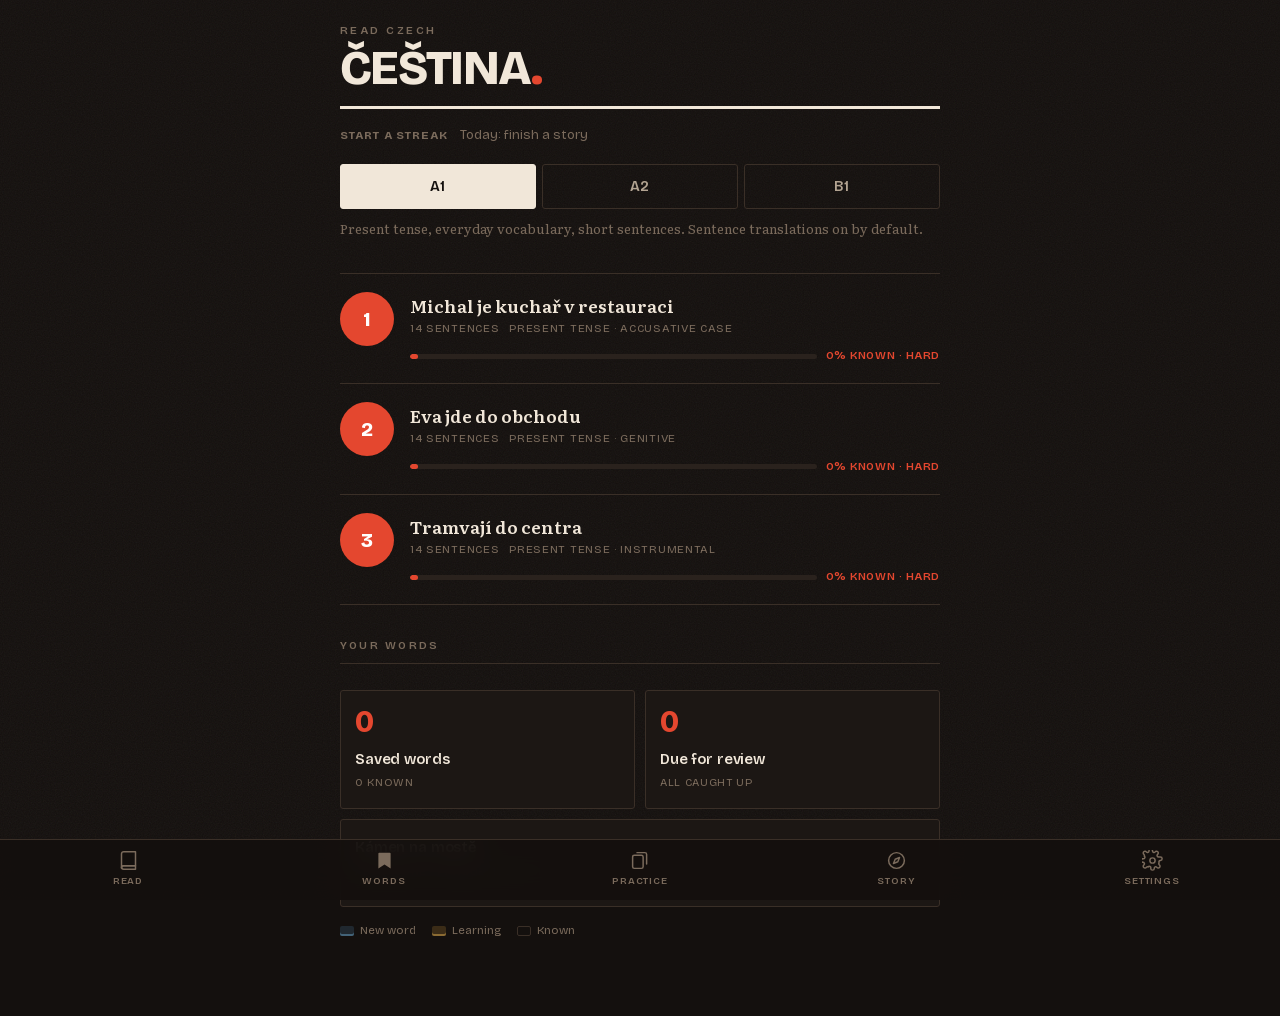
<file: index.html>
<!doctype html>
<html lang="en">
<head>
<meta charset="utf-8">
<meta name="viewport" content="width=device-width, initial-scale=1, viewport-fit=cover">
<title>Čeština — Czech stories</title>
<meta name="description" content="Read simple Czech stories, tap any word for its translation, pronunciation and full grammar, then practise with flashcards and printable worksheets.">

<meta name="theme-color" content="#14100E" media="(prefers-color-scheme: dark)">
<meta name="theme-color" content="#EFE6D5" media="(prefers-color-scheme: light)">
<meta name="apple-mobile-web-app-capable" content="yes">
<meta name="apple-mobile-web-app-status-bar-style" content="black-translucent">
<meta name="apple-mobile-web-app-title" content="Čeština">
<link rel="manifest" href="manifest.webmanifest">
<link rel="apple-touch-icon" href="icons/icon-192.png">
<link rel="icon" href="icons/icon-192.png">

<!-- Preload the reading face: it sets the whole page's rhythm, so a swap is
     more jarring here than for the UI font. -->
<link rel="preload" href="fonts/literata-latin.woff2" as="font" type="font/woff2" crossorigin>
<link rel="stylesheet" href="css/app.css">
<link rel="stylesheet" href="css/print.css" media="print">

<!-- Apply the saved theme before first paint to avoid a flash of the wrong one. -->
<script>
  try {
    var s = JSON.parse(localStorage.getItem('czs.settings') || '{}');
    document.documentElement.dataset.theme = s.theme || 'dark';
  } catch (e) {
    document.documentElement.dataset.theme = 'dark';
  }
</script>
</head>
<body>

<main id="app">
  <div class="screen">
    <div class="masthead">
      <p class="kicker">Čeština</p>
      <h1>Loading<em>.</em></h1>
    </div>
  </div>
</main>

<nav class="nav" id="nav" aria-label="Main"></nav>

<script type="module" src="js/app.js"></script>
</body>
</html>
</file>
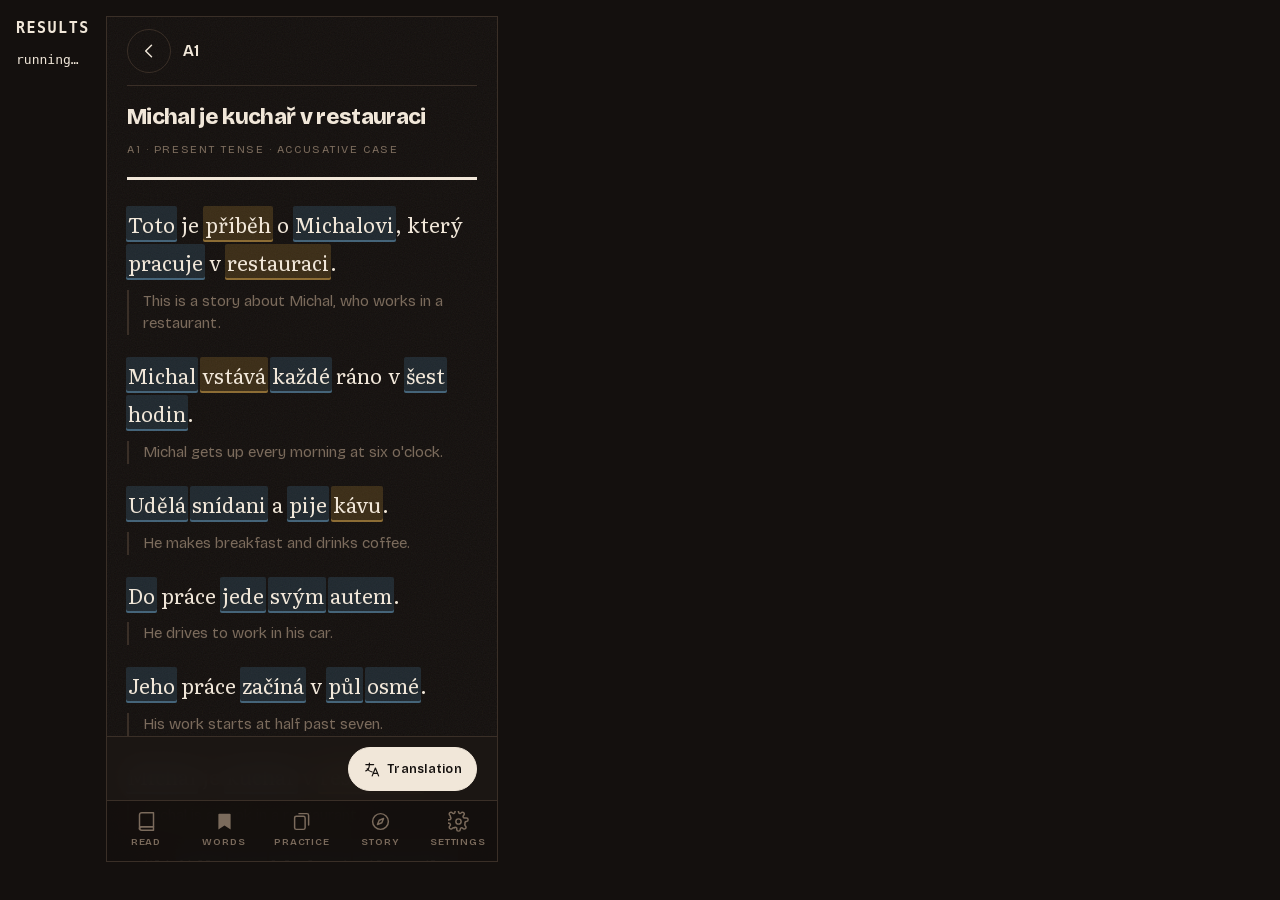
<file: tests/smoke.html>
<!doctype html>
<meta charset="utf-8">
<title>Czech app — smoke tests</title>
<!--
  Interaction tests. Open http://localhost:8000/tests/smoke.html in a browser,
  or run headlessly with tools/smoke.sh.

  The app is loaded in a same-origin iframe so the tests can click real
  elements and read real localStorage — no mocks, no test framework, and it
  exercises the same code path a phone does.
-->
<style>
  body { margin: 0; font: 13px/1.6 ui-monospace, Menlo, monospace; background: #14100E; color: #F1E7D9; }
  #wrap { display: flex; gap: 16px; padding: 16px; align-items: flex-start; }
  #out { white-space: pre; flex: 1; }
  .p { color: #7FCB92; }
  .f { color: #E4472F; font-weight: 700; }
  h1 { font-size: 15px; margin: 0 0 10px; letter-spacing: .1em; text-transform: uppercase; }
  iframe { width: 390px; height: 844px; border: 1px solid #3A2F27; flex: none; }
</style>
<div id="wrap">
  <div>
    <h1>Results</h1>
    <div id="out">running…</div>
  </div>
  <iframe id="f" src="about:blank" title="app under test"></iframe>
</div>

<script type="module">
const f = document.getElementById('f');
const out = document.getElementById('out');
const results = [];

function check(ok, msg) {
  results.push({ ok, msg });
  out.innerHTML = results
    .map((r) => `<span class="${r.ok ? 'p' : 'f'}">${r.ok ? 'PASS' : 'FAIL'}</span>  ${r.msg}`)
    .join('\n');
}

const wait = (ms) => new Promise((r) => setTimeout(r, ms));
const go = async (route, ms = 1400) => { f.src = route; await wait(ms); return f.contentDocument; };

/** Seed a plausible word list so the practice screens have something to show. */
function seed() {
  const now = Date.now();
  const words = {};
  const known = ['být', 'a', 'v', 'na', 'se', 'o', 'který', 'ráno', 'práce', 'dělat',
                 'jít', 'město', 'voda', 'dům', 'den', 'velký', 'malý', 'starý', 'mít'];
  known.forEach((l) => { words[l] = { status: 2, added: now, box: 5, due: now + 9e8 }; });
  ['vstávat', 'restaurace', 'příběh', 'káva'].forEach((l) => {
    words[l] = { status: 1, added: now, box: 1, due: now - 1000 };
  });
  localStorage.setItem('czs.words', JSON.stringify(words));
  localStorage.setItem('czs.settings', JSON.stringify({ placementDone: true, theme: 'dark' }));
}

async function run() {
  localStorage.clear();
  seed();

  /* ---------------------------------------------------------- the reader */
  let d = await go('/#/story/01-michal-kuchar', 1800);
  const words = d.querySelectorAll('.w[data-lemma]');
  check(words.length > 80, `reader renders ${words.length} tappable words`);

  const target = [...words].find((w) => w.dataset.lemma === 'vstávat');
  check(!!target, 'the inflected form "vstává" resolves to the lemma vstávat');
  target.click();
  await wait(400);

  check(!!d.querySelector('.sheet'), 'tapping a word opens the word panel');
  check(d.querySelector('.word-lemma')?.textContent === 'vstávat', 'panel headword is the lemma');
  check(/get up/.test(d.querySelector('.word-translation')?.textContent || ''), 'panel shows the translation');
  check(/vstává/.test(d.querySelector('.word-surface')?.textContent || ''), 'panel says which form was tapped');
  check(!!d.querySelector('.phonetic'), 'panel shows the phonetic spelling');

  d.querySelector('.forms-toggle').click();
  await wait(250);
  check(d.querySelectorAll('.forms tr').length >= 10, 'the full conjugation table renders');
  check(d.querySelector('.forms tr[data-match="true"] td')?.textContent === 'vstává',
        'the tapped form is located and highlighted inside the grid');

  [...d.querySelectorAll('.status-btn')].find((b) => b.textContent === 'Learning').click();
  await wait(200);
  check(JSON.parse(localStorage.getItem('czs.words'))['vstávat']?.status === 1,
        'marking a word Learning persists to storage');
  check([...d.querySelectorAll('.w[data-lemma="vstávat"]')].every((n) => n.dataset.status === '1'),
        'every occurrence of the word repaints across the whole story');

  /* ------------------------------------------- looking up saves the word */
  d.querySelector('.scrim').click();
  await wait(250);
  const fresh = [...d.querySelectorAll('.w[data-lemma="kuchař"]')][0];
  check(fresh?.dataset.status === '0', 'an unsaved word starts blue (New)');
  fresh.click();
  await wait(400);
  let saved = JSON.parse(localStorage.getItem('czs.words'))['kuchař'];
  check(saved?.status === 1, 'looking a word up saves it as Learning automatically');
  check(saved?.ctx?.cs?.includes(fresh.textContent) && !!saved?.ctx?.en,
        `the sentence it was met in is remembered for flashcards ("${saved?.ctx?.cs}")`);
  check(!!d.querySelector('.word-saved-note'), 'the panel says the word was saved');
  check([...d.querySelectorAll('.w[data-lemma="kuchař"]')].every((n) => n.dataset.status === '1'),
        'auto-saving repaints every occurrence');
  d.querySelector('.scrim').click();
  await wait(250);

  /* ---------------------------------------------------- finishing a story */
  const blue = new Set([...d.querySelectorAll('.w[data-lemma][data-status="0"]')].map((n) => n.dataset.lemma));
  const finishBtn = d.querySelector('.finish .btn');
  check(blue.size > 0 && finishBtn?.textContent.includes(`Mark ${blue.size} as known`),
        `the finish step offers to mark the ${blue.size} untouched words known`);
  finishBtn.click();
  await wait(300);
  const afterFinish = JSON.parse(localStorage.getItem('czs.words'));
  check([...blue].every((l) => afterFinish[l]?.status === 2), 'finishing marks every untouched word Known');
  check(afterFinish['kuchař'].status === 1 && afterFinish['vstávat'].status === 1,
        'words you looked up stay Learning');
  check(d.querySelectorAll('.w[data-lemma][data-status="0"]').length === 0, 'no blue words remain on the page');
  check(JSON.parse(localStorage.getItem('czs.progress'))['01-michal-kuchar']?.furthest === 13,
        'finishing records the story as read');

  /* -------------------------------------------- level-scaled reading aids */
  const before = d.querySelectorAll('.translation').length;
  d.querySelector('.toggle-chip').click();
  await wait(250);
  check(before > 0 && d.querySelectorAll('.translation').length === 0,
        `A1 defaults sentence translations on (${before}); the toggle hides them`);

  d = await go('/#/story/07-golem', 1500);
  check(d.querySelectorAll('.translation').length === 0,
        'B1 defaults sentence translations off, so you attempt the Czech first');

  /* ------------------------------------------- levels and the readout */
  d = await go('/', 1600);
  check(/streak/.test(d.querySelector('.today-streak')?.textContent || ''), 'home shows the daily streak');
  const label = d.querySelector('.readout-label')?.textContent || '';
  check(/%\s*known/.test(label), `home shows the difficulty readout: "${label}"`);
  check(parseInt(label, 10) > 0, 'known words raise the percentage above zero');
  check(d.querySelectorAll('.level-tab').length === 3, 'three level tabs');
  d.querySelectorAll('.level-tab')[2].click();
  await wait(300);
  check(d.querySelectorAll('.story-card').length === 2,
        'the B1 tab lists its stories and every one opens — nothing is locked');

  /* -------------------------------------------------------- flashcards */
  d = await go('/#/cards', 1500);
  const face = d.querySelector('.card-face')?.textContent;
  check(!!face, `flashcards deal a due card ("${face}")`);
  d.querySelector('.btn').click();
  await wait(250);
  check(!!d.querySelector('.card-back'), 'reveal shows the answer');
  check(!!d.querySelector('.card-context-cs mark'), 'the card shows the word in a story sentence');
  const boxBefore = JSON.parse(localStorage.getItem('czs.words'))[face]?.box;
  [...d.querySelectorAll('.btn')].find((b) => /Good/.test(b.textContent)).click();
  await wait(300);
  const boxAfter = JSON.parse(localStorage.getItem('czs.words'))[face]?.box;
  check(boxAfter === boxBefore + 1, `"Good" promotes the Leitner box (${boxBefore} → ${boxAfter})`);

  const left = () => parseInt(d.querySelector('.card-progress').textContent, 10);
  const leftBefore = left();
  const missedFace = d.querySelector('.card-face')?.textContent;
  d.querySelector('.btn').click();
  await wait(250);
  [...d.querySelectorAll('.btn')].find((b) => b.textContent === 'Again').click();
  await wait(300);
  check(left() === leftBefore, `"Again" sends the card to the back of this session (${leftBefore} left still)`);
  check(JSON.parse(localStorage.getItem('czs.words'))[missedFace]?.box === 1, '"Again" resets the box to 1');

  [...d.querySelectorAll('.chip')].find((c) => /English → Czech/.test(c.textContent)).click();
  await wait(250);
  check(!!d.querySelector('.card-gap') && !!d.querySelector('.card-context-en'),
        'English → Czech gaps the word in its sentence so you produce the right form');

  /* ---------------------------------------------- grading and graduation */
  const store = await import('../js/store.js');
  const now = Date.now();
  const ws = JSON.parse(localStorage.getItem('czs.words'));
  ws['test-top'] = { status: 1, added: now, box: 6, due: now };
  ws['test-easy'] = { status: 1, added: now, box: 1, due: now };
  localStorage.setItem('czs.words', JSON.stringify(ws));
  check(store.reviewWord('test-easy', 'easy').box === 3, '"Easy" jumps two boxes');
  const grad = store.reviewWord('test-top', 'good');
  check(grad.graduated && grad.status === 2, 'a pass from the top box graduates the word to Known');
  store.removeWord('test-top'); store.removeWord('test-easy');
  check(store.streak() >= 1 && store.todayActivity().reviews >= 2, 'reviews count toward today and the streak');

  /* -------------------------------------------------------- worksheets */
  d = await go('/#/worksheet', 1500);
  [...d.querySelectorAll('.btn')].find((b) => /Build the worksheet/.test(b.textContent)).click();
  await wait(1800);
  check(!!d.querySelector('.sheet-head'), 'the worksheet builds');
  check(d.querySelectorAll('.ws-pairs tr').length > 0, 'translation drill has rows');
  check(d.querySelectorAll('.ws-grid').length > 0, 'case and conjugation grids render');
  check(d.querySelectorAll('.ws-gap .blank').length > 0,
        'fill-in-the-blank uses real sentences pulled from the stories');
  check(!!d.querySelector('.ws-key'), 'the answer key is included');

  /* --------------------------------------------------------- adventure */
  d = await go('/#/game', 1500);
  check(d.querySelectorAll('.choice').length >= 2, 'the adventure offers choices');
  check(d.querySelectorAll('.adv-scene .w[data-lemma]').length > 10,
        'adventure prose is tap-to-translate like the reader');
  d.querySelectorAll('.choice')[0].click();
  await wait(500);
  const game = JSON.parse(localStorage.getItem('czs.game') || '{}');
  check(game.node && game.node !== 'staveniste', `a choice advances and saves state (now: ${game.node})`);

  /* ---------------------------------------------------- export/import */
  d = await go('/#/settings', 1500);
  check(/Czech voice|No Czech voice/.test(d.body.textContent),
        'settings reports Czech voice availability honestly');

  /* ------------------------------------------- no horizontal overflow */
  for (const route of ['/', '/#/story/07-golem', '/#/saved', '/#/cards', '/#/game', '/#/settings']) {
    const doc = await go(route, 1200);
    check(doc.documentElement.scrollWidth <= 391, `${route} does not scroll sideways at 390px`);
  }

  const passed = results.filter((r) => r.ok).length;
  out.innerHTML += `\n\n<b>${passed}/${results.length} passed</b>`;
  document.title = passed === results.length ? 'ALL PASS' : 'FAILURES';
}

run().catch((err) => {
  out.innerHTML += `\n\n<span class="f">THREW: ${err.message}</span>\n${err.stack}`;
  document.title = 'THREW';
});
</script>
</file>
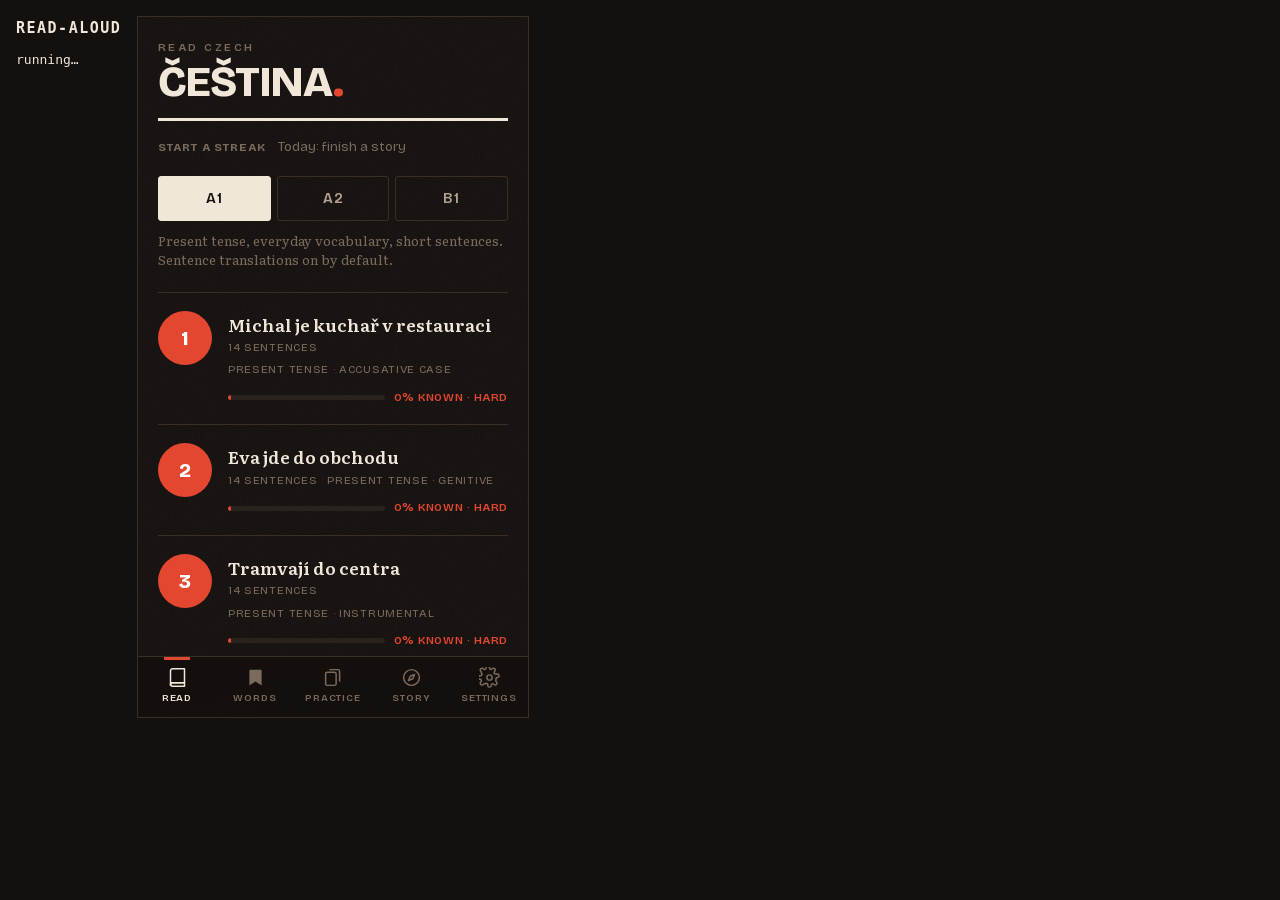
<file: tests/speech.html>
<!doctype html>
<meta charset="utf-8">
<title>Czech app — speech tests</title>
<!--
  Regression tests for read-aloud sentence chaining.

  The Web Speech engine is replaced with a fake that models how real engines
  actually behave, in particular that a finished utterance LINGERS in the
  engine's queue after firing 'end'. A later cancel() therefore also fires
  'error: interrupted' on it.

  That combination used to invoke the caller's onend twice per sentence, so
  every sentence after the first was read aloud twice.
-->
<style>
  body { margin: 0; font: 13px/1.6 ui-monospace, Menlo, monospace; background: #14100E; color: #F1E7D9; }
  #wrap { display: flex; gap: 16px; padding: 16px; align-items: flex-start; }
  #out { white-space: pre; flex: 1; }
  .p { color: #7FCB92; } .f { color: #E4472F; font-weight: 700; }
  h1 { font-size: 15px; margin: 0 0 10px; letter-spacing: .1em; text-transform: uppercase; }
  iframe { width: 390px; height: 700px; border: 1px solid #3A2F27; flex: none; }
</style>
<div id="wrap">
  <div><h1>Read-aloud</h1><div id="out">running…</div></div>
  <iframe id="f" src="about:blank" title="app under test"></iframe>
</div>

<script type="module">
const f = document.getElementById('f');
const out = document.getElementById('out');
const results = [];
const wait = (ms) => new Promise((r) => setTimeout(r, ms));

function check(ok, msg) {
  results.push({ ok, msg });
  out.innerHTML = results
    .map((r) => `<span class="${r.ok ? 'p' : 'f'}">${r.ok ? 'PASS' : 'FAIL'}</span>  ${r.msg}`)
    .join('\n');
}

/**
 * Install a fake speech engine into the app's window.
 * @param {boolean} linger keep utterances in the queue after 'end', the way
 *        real engines do, so a later cancel() also fires 'error' on them
 */
function installFakeEngine(w, { linger = true } = {}) {
  const spoken = [];
  let queue = [];

  class FakeUtterance extends w.EventTarget {
    constructor(text) {
      super();
      this.text = text; this.voice = null; this.lang = ''; this.rate = 1; this.pitch = 1;
    }
  }

  const engine = {
    speaking: false, pending: false, paused: false,
    getVoices: () => [{ lang: 'cs-CZ', name: 'Fake Zuzana', voiceURI: 'fake', default: true, localService: true }],
    addEventListener() {}, removeEventListener() {},
    speak(u) {
      spoken.push(u.text);
      queue.push(u);
      setTimeout(() => {
        const i = queue.indexOf(u);
        if (i === -1) return;                 // cancelled before it finished
        if (!linger) queue.splice(i, 1);
        u.dispatchEvent(new Event('end'));
      }, 50);
    },
    cancel() {
      const dropped = queue;
      queue = [];
      dropped.forEach((u) => {
        const e = new Event('error');
        e.error = 'interrupted';
        u.dispatchEvent(e);
      });
    },
  };

  Object.defineProperty(w, 'speechSynthesis', { value: engine, configurable: true });
  Object.defineProperty(w, 'SpeechSynthesisUtterance', { value: FakeUtterance, configurable: true });
  return spoken;
}

async function run() {
  localStorage.clear();
  localStorage.setItem('czs.settings', JSON.stringify({ placementDone: true, audio: true, theme: 'dark' }));

  // Load the home screen first: it is the one route that does not touch tts,
  // so the fake engine can be installed before anything reads the voice list.
  f.src = '/#/';
  await wait(2000);
  const spoken = installFakeEngine(f.contentWindow, { linger: true });

  f.contentWindow.location.hash = '#/story/01-michal-kuchar';
  await wait(1800);

  const d = f.contentDocument;
  const sentences = d.querySelectorAll('.sentence').length;
  const play = d.querySelector('.play-btn');
  check(!!play, `the story has ${sentences} sentences and a play button`);

  play.click();
  await wait(3000);

  const counts = new Map();
  spoken.forEach((s) => counts.set(s, (counts.get(s) || 0) + 1));
  const repeated = [...counts.entries()].filter(([, n]) => n > 1);

  check(spoken.length === sentences,
        `read-aloud speaks each sentence once: ${spoken.length} utterances for ${sentences} sentences`);
  check(repeated.length === 0,
        repeated.length
          ? `${repeated.length} sentence(s) spoken more than once, e.g. "${repeated[0][0].slice(0, 40)}" ×${repeated[0][1]}`
          : 'no sentence is spoken twice');
  check(spoken[0] === d.querySelectorAll('.sentence')[0].textContent,
        'playback starts at the first sentence');

  // Stopping must not advance to the next sentence. Only growth AFTER the stop
  // counts — sentences already under way when stop is pressed are legitimate.
  d.querySelector('.play-btn').click();     // start again
  await wait(80);
  const atStop = spoken.length;
  d.querySelector('.play-btn').click();     // stop
  await wait(1000);
  check(spoken.length === atStop,
        `nothing is spoken after pressing stop (${spoken.length - atStop} spoken afterwards)`);

  /* --------------------------------------------- two-step word tap gesture */
  // First tap speaks the word and must NOT open the panel; second tap on the
  // same word opens it. A tap on a different word speaks that one instead of
  // opening anything.
  const beforeTaps = spoken.length;
  const words = [...d.querySelectorAll('.w[data-lemma]')];
  const first = words.find((w) => w.dataset.lemma === 'vstávat');
  const other = words.find((w) => w.dataset.lemma === 'restaurace');

  first.click();
  await wait(120);
  check(!d.querySelector('.sheet'), 'first tap speaks the word without opening the panel');
  check(first.classList.contains('is-pending'), 'the tapped word shows the "tap again" highlight');
  check(spoken.length === beforeTaps + 1 && spoken[spoken.length - 1] === 'vstává',
        'first tap speaks the tapped surface form');

  other.click();
  await wait(120);
  check(!d.querySelector('.sheet'), 'tapping a different word speaks it instead of opening a panel');
  check(!first.classList.contains('is-pending') && other.classList.contains('is-pending'),
        'the pending highlight moves to the newly tapped word');

  other.click();
  await wait(200);
  check(!!d.querySelector('.sheet'), 'a second tap on the same (still-pending) word opens the panel');
  check(d.querySelector('.word-lemma')?.textContent === 'restaurace',
        'the panel shown is for the word that was tapped twice');

  d.querySelector('.scrim').click();
  await wait(200);

  const passed = results.filter((r) => r.ok).length;
  out.innerHTML += `\n\n<b>${passed}/${results.length} passed</b>`;
  document.title = passed === results.length ? 'ALL PASS' : 'FAILURES';
}

run().catch((err) => {
  out.innerHTML += `\n\n<span class="f">THREW: ${err.message}</span>\n${err.stack}`;
  document.title = 'THREW';
});
</script>
</file>
<file: css/app.css>
/* ==========================================================================
   Czech Story App
   Aesthetic: Czech interwar avant-garde print — Devetsil / Karel Teige book
   covers. Warm ink, carmine and brass, thick rules, big display numerals,
   set for long reading. Dark by default; light mode is aged paper.
   ========================================================================== */

/* ------------------------------------------------------------------ fonts */

@font-face {
  font-family: 'Literata';
  src: url('../fonts/literata-latin-ext.woff2') format('woff2');
  font-weight: 200 900;
  font-display: swap;
  unicode-range: U+0100-02BA, U+02BD-02C5, U+02C7-02CC, U+02CE-02D7, U+02DD-02FF,
                 U+0304, U+0308, U+0329, U+1D00-1DBF, U+1E00-1E9F, U+1EF2-1EFF,
                 U+2020, U+20A0-20AB, U+20AD-20C0, U+2113, U+2C60-2C7F, U+A720-A7FF;
}
@font-face {
  font-family: 'Literata';
  src: url('../fonts/literata-latin.woff2') format('woff2');
  font-weight: 200 900;
  font-display: swap;
  unicode-range: U+0000-00FF, U+0131, U+0152-0153, U+02BB-02BC, U+02C6, U+02DA,
                 U+02DC, U+0304, U+0308, U+0329, U+2000-206F, U+20AC, U+2122,
                 U+2191, U+2193, U+2212, U+2215, U+FEFF, U+FFFD;
}
@font-face {
  font-family: 'Bricolage';
  src: url('../fonts/bricolage-latin-ext.woff2') format('woff2');
  font-weight: 200 800;
  font-display: swap;
  unicode-range: U+0100-02BA, U+02BD-02C5, U+02C7-02CC, U+02CE-02D7, U+02DD-02FF,
                 U+0304, U+0308, U+0329, U+1D00-1DBF, U+1E00-1E9F, U+1EF2-1EFF,
                 U+2020, U+20A0-20AB, U+20AD-20C0, U+2113, U+2C60-2C7F, U+A720-A7FF;
}
@font-face {
  font-family: 'Bricolage';
  src: url('../fonts/bricolage-latin.woff2') format('woff2');
  font-weight: 200 800;
  font-display: swap;
  unicode-range: U+0000-00FF, U+0131, U+0152-0153, U+02BB-02BC, U+02C6, U+02DA,
                 U+02DC, U+0304, U+0308, U+0329, U+2000-206F, U+20AC, U+2122,
                 U+2191, U+2193, U+2212, U+2215, U+FEFF, U+FFFD;
}

/* ----------------------------------------------------------------- tokens */

:root,
:root[data-theme='dark'] {
  --paper:    #14100E;
  --paper-2:  #1C1714;
  --paper-3:  #262019;
  --rule:     #3A2F27;
  --rule-soft:#2A221D;

  --ink:      #F1E7D9;
  --ink-2:    #B3A492;
  --ink-3:    #7B6B5C;

  --carmine:  #E4472F;
  --carmine-d:#B8321D;
  --brass:    #DDA94A;

  --new-fg:   #8FBEDC;
  --new-bg:   rgba(79, 141, 180, 0.20);
  --new-edge: rgba(112, 170, 208, 0.45);
  --learn-fg: #EFC673;
  --learn-bg: rgba(214, 160, 62, 0.20);
  --learn-edge: rgba(226, 176, 84, 0.48);

  --shadow: 0 18px 48px rgba(0, 0, 0, 0.55);
  --grain-opacity: 0.055;
}

:root[data-theme='light'] {
  --paper:    #EFE6D5;
  --paper-2:  #E6DAC5;
  --paper-3:  #DCCFB7;
  --rule:     #C3B295;
  --rule-soft:#D5C7AC;

  --ink:      #191108;
  --ink-2:    #5A4C3B;
  --ink-3:    #85735D;

  --carmine:  #BE3018;
  --carmine-d:#93230F;
  --brass:    #9A6E15;

  --new-fg:   #1F4E70;
  --new-bg:   rgba(45, 106, 152, 0.18);
  --new-edge: rgba(31, 78, 112, 0.38);
  --learn-fg: #7A5209;
  --learn-bg: rgba(190, 143, 32, 0.26);
  --learn-edge: rgba(140, 100, 12, 0.40);

  --shadow: 0 16px 40px rgba(60, 40, 20, 0.22);
  --grain-opacity: 0.05;
}

:root {
  --sans: 'Bricolage', 'Avenir Next', 'Segoe UI', sans-serif;
  --serif: 'Literata', 'Iowan Old Style', Charter, Georgia, serif;

  --gutter: 20px;
  --measure: 40rem;
  --nav-h: 60px;
  --radius: 3px;

  --ease: cubic-bezier(0.2, 0.8, 0.25, 1);
}

/* ------------------------------------------------------------------- base */

* { box-sizing: border-box; }

html {
  -webkit-text-size-adjust: 100%;
  background: var(--paper);
}

body {
  margin: 0;
  background: var(--paper);
  color: var(--ink);
  font-family: var(--serif);
  font-size: 17px;
  line-height: 1.6;
  -webkit-font-smoothing: antialiased;
  overflow-x: hidden;
  /* Stops iOS Safari's rubber-band scroll revealing white behind the app. */
  overscroll-behavior-y: none;
}

/* Paper grain. Fixed, non-interactive, sits above the background and below
   all content — it is what keeps the flat colour from reading as "web page". */
body::before {
  content: '';
  position: fixed;
  inset: 0;
  z-index: 0;
  pointer-events: none;
  opacity: var(--grain-opacity);
  background-image: url("data:image/svg+xml,%3Csvg xmlns='http://www.w3.org/2000/svg' width='140' height='140'%3E%3Cfilter id='n'%3E%3CfeTurbulence type='fractalNoise' baseFrequency='0.85' numOctaves='4'/%3E%3C/filter%3E%3Crect width='140' height='140' filter='url(%23n)'/%3E%3C/svg%3E");
}

button, input, select, textarea {
  font: inherit;
  color: inherit;
}
button { cursor: pointer; }

a { color: var(--carmine); }

::selection { background: var(--carmine); color: #fff; }

:focus-visible {
  outline: 2px solid var(--brass);
  outline-offset: 2px;
}

.sr-only {
  position: absolute; width: 1px; height: 1px;
  padding: 0; margin: -1px; overflow: hidden;
  clip: rect(0 0 0 0); white-space: nowrap; border: 0;
}

/* ------------------------------------------------------------------ shell */

#app {
  position: relative;
  z-index: 1;
  max-width: var(--measure);
  margin: 0 auto;
  min-height: 100vh;
  padding-bottom: calc(var(--nav-h) + env(safe-area-inset-bottom) + 16px);
}

.screen {
  padding: 0 var(--gutter);
  animation: rise 0.34s var(--ease) both;
}

@keyframes rise {
  from { opacity: 0; transform: translateY(10px); }
  to   { opacity: 1; transform: none; }
}

@media (prefers-reduced-motion: reduce) {
  *, *::before, *::after {
    animation-duration: 0.01ms !important;
    transition-duration: 0.01ms !important;
  }
}

/* ---------------------------------------------------------------- masthead */

.masthead {
  padding: calc(env(safe-area-inset-top) + 22px) 0 16px;
  border-bottom: 3px solid var(--ink);
  margin-bottom: 22px;
}

.masthead h1 {
  font-family: var(--sans);
  font-weight: 800;
  font-size: clamp(2rem, 11vw, 3rem);
  line-height: 0.92;
  letter-spacing: -0.035em;
  margin: 0;
  text-transform: uppercase;
}
.masthead h1 em {
  font-style: normal;
  color: var(--carmine);
}
.masthead .kicker {
  font-family: var(--sans);
  font-size: 0.7rem;
  font-weight: 600;
  letter-spacing: 0.22em;
  text-transform: uppercase;
  color: var(--ink-3);
  margin: 0 0 6px;
}

/* Back bar used on inner screens */
.topbar {
  display: flex;
  align-items: center;
  gap: 12px;
  padding: calc(env(safe-area-inset-top) + 12px) 0 12px;
  border-bottom: 1px solid var(--rule);
  margin-bottom: 18px;
}
.topbar h2 {
  font-family: var(--sans);
  font-weight: 600;
  font-size: 1rem;
  letter-spacing: -0.01em;
  margin: 0;
  flex: 1;
  min-width: 0;
  overflow: hidden;
  text-overflow: ellipsis;
  white-space: nowrap;
}
.icon-btn {
  width: 44px; height: 44px;
  flex: none;
  display: grid;
  place-items: center;
  background: none;
  border: 1px solid var(--rule);
  border-radius: 50%;
  color: var(--ink);
  transition: background 0.18s var(--ease), border-color 0.18s var(--ease);
}
.icon-btn:active { background: var(--paper-3); }
.icon-btn svg { width: 20px; height: 20px; }

/* ------------------------------------------------------------- level tabs */

.level-tabs {
  display: flex;
  gap: 6px;
  margin-bottom: 6px;
}
.level-tab {
  flex: 1;
  background: none;
  border: 1px solid var(--rule);
  border-radius: var(--radius);
  padding: 10px 4px;
  font-family: var(--sans);
  font-weight: 600;
  font-size: 0.9rem;
  letter-spacing: 0.06em;
  color: var(--ink-2);
  min-height: 44px;
  transition: all 0.2s var(--ease);
}
.level-tab[aria-selected='true'] {
  background: var(--ink);
  border-color: var(--ink);
  color: var(--paper);
}
.level-blurb {
  font-size: 0.82rem;
  color: var(--ink-3);
  line-height: 1.45;
  margin: 10px 0 22px;
  min-height: 2.4em;
}

/* ------------------------------------------------------------ story cards */

.story-card {
  display: grid;
  grid-template-columns: 54px 1fr;
  gap: 16px;
  width: 100%;
  text-align: left;
  background: none;
  border: 0;
  border-top: 1px solid var(--rule);
  padding: 18px 0;
  color: inherit;
  align-items: start;
}
.story-card:last-child { border-bottom: 1px solid var(--rule); }
.story-card:active { background: var(--paper-2); }

/* Teige-style numeral badge, echoing the "1a" circle in the reference app */
.story-num {
  width: 54px; height: 54px;
  border-radius: 50%;
  display: grid;
  place-items: center;
  font-family: var(--sans);
  font-weight: 800;
  font-size: 1.25rem;
  letter-spacing: -0.04em;
  background: var(--carmine);
  color: #fff;
  position: relative;
}
.story-card[data-done='true'] .story-num {
  background: var(--paper-3);
  color: var(--ink-3);
  border: 1px solid var(--rule);
}

.story-title {
  font-family: var(--serif);
  font-weight: 600;
  font-size: 1.08rem;
  line-height: 1.28;
  margin: 2px 0 6px;
}
.story-meta {
  font-family: var(--sans);
  font-size: 0.72rem;
  letter-spacing: 0.06em;
  text-transform: uppercase;
  color: var(--ink-3);
  display: flex;
  flex-wrap: wrap;
  gap: 4px 10px;
  margin-bottom: 10px;
}

/* The personalised difficulty readout — the honest answer to "can I read this?" */
.readout { display: flex; align-items: center; gap: 9px; }
.readout-bar {
  flex: 1;
  height: 5px;
  background: var(--rule-soft);
  border-radius: 3px;
  overflow: hidden;
}
.readout-fill {
  height: 100%;
  border-radius: 3px;
  transition: width 0.6s var(--ease);
}
.readout-label {
  font-family: var(--sans);
  font-size: 0.7rem;
  font-weight: 600;
  letter-spacing: 0.05em;
  text-transform: uppercase;
  white-space: nowrap;
}
[data-band='comfortable'] .readout-fill { background: var(--brass); }
[data-band='comfortable'] .readout-label { color: var(--brass); }
[data-band='stretch']     .readout-fill { background: var(--new-fg); }
[data-band='stretch']     .readout-label { color: var(--new-fg); }
[data-band='hard']        .readout-fill { background: var(--carmine); }
[data-band='hard']        .readout-label { color: var(--carmine); }

/* ------------------------------------------------------------ big buttons */

.tile-row {
  display: grid;
  grid-template-columns: 1fr 1fr;
  gap: 10px;
  margin: 26px 0 8px;
}
.tile {
  background: var(--paper-2);
  border: 1px solid var(--rule);
  border-radius: var(--radius);
  padding: 16px 14px;
  text-align: left;
  color: inherit;
  min-height: 88px;
  display: flex;
  flex-direction: column;
  justify-content: space-between;
  gap: 10px;
  transition: transform 0.18s var(--ease), border-color 0.18s var(--ease);
}
.tile:active { transform: scale(0.985); border-color: var(--ink-3); }
/* The label/sub pair is a stacked block, otherwise the two spans run together
   on one line ("Saved words25"). */
.tile > span { display: flex; flex-direction: column; gap: 3px; }
.tile-label {
  font-family: var(--sans);
  font-weight: 600;
  font-size: 0.92rem;
  letter-spacing: -0.01em;
}
.tile-count {
  font-family: var(--sans);
  font-weight: 800;
  font-size: 1.9rem;
  line-height: 1;
  letter-spacing: -0.04em;
  color: var(--carmine);
}
.tile-sub {
  font-family: var(--sans);
  font-size: 0.7rem;
  letter-spacing: 0.06em;
  text-transform: uppercase;
  color: var(--ink-3);
}
.tile--wide { grid-column: 1 / -1; }

.btn {
  display: inline-flex;
  align-items: center;
  justify-content: center;
  gap: 8px;
  min-height: 48px;
  padding: 12px 20px;
  border-radius: var(--radius);
  border: 1px solid var(--ink);
  background: var(--ink);
  color: var(--paper);
  font-family: var(--sans);
  font-weight: 600;
  font-size: 0.95rem;
  letter-spacing: -0.01em;
  transition: transform 0.15s var(--ease), opacity 0.15s var(--ease);
}
.btn:active { transform: scale(0.98); }
.btn--ghost { background: none; color: var(--ink); border-color: var(--rule); }
.btn--carmine { background: var(--carmine); border-color: var(--carmine); color: #fff; }
.btn--block { width: 100%; }
.btn[disabled] { opacity: 0.4; pointer-events: none; }

/* --------------------------------------------------------------- sections */

.section-head {
  font-family: var(--sans);
  font-size: 0.7rem;
  font-weight: 600;
  letter-spacing: 0.2em;
  text-transform: uppercase;
  color: var(--ink-3);
  margin: 32px 0 10px;
  padding-bottom: 8px;
  border-bottom: 1px solid var(--rule);
}

.empty {
  text-align: center;
  padding: 48px 20px;
  color: var(--ink-3);
}
.empty p { margin: 0 0 18px; line-height: 1.55; }

/* --------------------------------------------------------------- bottom nav */

.nav {
  position: fixed;
  bottom: 0; left: 0; right: 0;
  z-index: 40;
  display: flex;
  background: color-mix(in srgb, var(--paper) 92%, transparent);
  -webkit-backdrop-filter: blur(14px);
  backdrop-filter: blur(14px);
  border-top: 1px solid var(--rule);
  padding-bottom: env(safe-area-inset-bottom);
}
.nav a {
  flex: 1;
  min-height: var(--nav-h);
  display: flex;
  flex-direction: column;
  align-items: center;
  justify-content: center;
  gap: 3px;
  text-decoration: none;
  color: var(--ink-3);
  font-family: var(--sans);
  font-size: 0.62rem;
  font-weight: 600;
  letter-spacing: 0.09em;
  text-transform: uppercase;
  position: relative;
  transition: color 0.18s var(--ease);
}
.nav a svg { width: 21px; height: 21px; }
.nav a[aria-current='page'] { color: var(--ink); }
.nav a[aria-current='page']::before {
  content: '';
  position: absolute;
  top: 0; left: 50%;
  transform: translateX(-50%);
  width: 26px; height: 3px;
  background: var(--carmine);
}

/* ----------------------------------------------------------------- reader */

.reader {
  padding-bottom: 40px;
}
.reader-title {
  font-family: var(--sans);
  font-weight: 800;
  font-size: 1.4rem;
  line-height: 1.15;
  letter-spacing: -0.03em;
  margin: 4px 0 4px;
}
.reader-sub {
  font-family: var(--sans);
  font-size: 0.7rem;
  letter-spacing: 0.14em;
  text-transform: uppercase;
  color: var(--ink-3);
  margin-bottom: 26px;
  padding-bottom: 18px;
  border-bottom: 3px solid var(--ink);
}

.sentence {
  margin: 0 0 22px;
  font-size: 1.28rem;
  line-height: 1.85;
  scroll-margin-top: 90px;
  transition: opacity 0.3s var(--ease);
}
.sentence.is-speaking {
  /* A left rule rather than a background wash, so the highlight never fights
     with the per-word status colours. */
  box-shadow: -14px 0 0 -11px var(--carmine);
}

/* Tappable words. Padding is generous vertically so the tap target clears the
   44px guideline without the highlight blocks colliding between lines. */
.w {
  display: inline;
  padding: 3px 2px;
  margin: 0 -1px;
  border-radius: 2px;
  cursor: pointer;
  -webkit-tap-highlight-color: transparent;
  transition: background 0.2s var(--ease), box-shadow 0.2s var(--ease);
}
.w[data-status='0'] {
  background: var(--new-bg);
  box-shadow: inset 0 -2px 0 var(--new-edge);
}
.w[data-status='1'] {
  background: var(--learn-bg);
  box-shadow: inset 0 -2px 0 var(--learn-edge);
}
.w[data-status='2'] { background: none; }
.w[data-unknown='true'] {
  /* Not in the dictionary: no tap affordance, so a tap that would do nothing
     never looks like it should do something. */
  cursor: default;
}
.w.is-active {
  background: var(--carmine) !important;
  color: #fff;
  box-shadow: none !important;
}
/* First tap of the two-step gesture: word is speaking, tap again for details. */
.w.is-pending {
  background: var(--brass) !important;
  color: var(--paper);
  box-shadow: none !important;
}

.translation {
  font-family: var(--sans);
  font-size: 0.95rem;
  line-height: 1.5;
  color: var(--ink-3);
  margin: -14px 0 22px;
  padding-left: 14px;
  border-left: 2px solid var(--rule);
  animation: rise 0.24s var(--ease) both;
}

/* Reader control bar, above the nav */
.reader-bar {
  position: fixed;
  left: 0; right: 0;
  bottom: calc(var(--nav-h) + env(safe-area-inset-bottom));
  z-index: 30;
  max-width: var(--measure);
  margin: 0 auto;
  display: flex;
  align-items: center;
  gap: 10px;
  padding: 10px var(--gutter);
  background: color-mix(in srgb, var(--paper-2) 94%, transparent);
  -webkit-backdrop-filter: blur(14px);
  backdrop-filter: blur(14px);
  border-top: 1px solid var(--rule);
}
.reader-bar .grow { flex: 1; }
.play-btn {
  width: 46px; height: 46px;
  flex: none;
  border-radius: 50%;
  border: 0;
  background: var(--carmine);
  color: #fff;
  display: grid;
  place-items: center;
}
.play-btn svg { width: 20px; height: 20px; }
.toggle-chip {
  display: inline-flex;
  align-items: center;
  gap: 7px;
  min-height: 44px;
  padding: 8px 14px;
  border-radius: 22px;
  border: 1px solid var(--rule);
  background: none;
  color: var(--ink-2);
  font-family: var(--sans);
  font-size: 0.78rem;
  font-weight: 600;
  letter-spacing: 0.02em;
}
.toggle-chip[aria-pressed='true'] {
  background: var(--ink);
  border-color: var(--ink);
  color: var(--paper);
}
.toggle-chip svg { width: 17px; height: 17px; }

/* ------------------------------------------------------------- word panel */

.scrim {
  position: fixed;
  inset: 0;
  z-index: 50;
  background: rgba(0, 0, 0, 0.5);
  animation: fade 0.22s var(--ease) both;
}
@keyframes fade { from { opacity: 0; } to { opacity: 1; } }

.sheet {
  position: fixed;
  left: 0; right: 0; bottom: 0;
  z-index: 51;
  max-width: var(--measure);
  margin: 0 auto;
  max-height: 82vh;
  overflow-y: auto;
  -webkit-overflow-scrolling: touch;
  background: var(--paper-2);
  border-top: 3px solid var(--carmine);
  border-radius: 14px 14px 0 0;
  box-shadow: var(--shadow);
  padding: 8px var(--gutter) calc(env(safe-area-inset-bottom) + 22px);
  animation: sheet-up 0.3s var(--ease) both;
}
@keyframes sheet-up {
  from { transform: translateY(100%); }
  to   { transform: none; }
}
.sheet-grab {
  width: 40px; height: 4px;
  border-radius: 2px;
  background: var(--rule);
  margin: 6px auto 14px;
}

.word-head {
  display: flex;
  align-items: baseline;
  gap: 12px;
  flex-wrap: wrap;
}
.word-lemma {
  font-family: var(--sans);
  font-weight: 800;
  font-size: 1.85rem;
  letter-spacing: -0.035em;
  line-height: 1.05;
  margin: 0;
}
.word-pos {
  font-family: var(--sans);
  font-size: 0.68rem;
  font-weight: 600;
  letter-spacing: 0.14em;
  text-transform: uppercase;
  color: var(--ink-3);
}
.word-surface {
  font-family: var(--sans);
  font-size: 0.72rem;
  color: var(--ink-3);
  margin: 6px 0 0;
}
.word-surface b { color: var(--brass); font-weight: 600; }

.phonetic {
  font-family: var(--sans);
  font-size: 0.95rem;
  color: var(--brass);
  letter-spacing: 0.04em;
  margin: 12px 0 0;
  display: flex;
  align-items: center;
  gap: 10px;
  flex-wrap: wrap;
}
.phonetic .ipa { color: var(--ink-3); font-size: 0.85rem; }

.word-translation {
  font-size: 1.22rem;
  line-height: 1.4;
  margin: 14px 0 0;
  padding-top: 14px;
  border-top: 1px solid var(--rule);
}
.word-note {
  font-size: 0.9rem;
  line-height: 1.5;
  color: var(--ink-2);
  margin: 10px 0 0;
  font-style: italic;
}

.speak-btn {
  width: 44px; height: 44px;
  flex: none;
  border-radius: 50%;
  border: 1px solid var(--brass);
  background: none;
  color: var(--brass);
  display: grid;
  place-items: center;
}
.speak-btn:active { background: var(--brass); color: var(--paper); }
.speak-btn.is-speaking { animation: pulse 0.9s var(--ease) infinite; }
@keyframes pulse { 50% { opacity: 0.45; } }
.speak-btn svg { width: 19px; height: 19px; }

/* Status picker */
.status-row {
  display: grid;
  grid-template-columns: repeat(3, 1fr);
  gap: 6px;
  margin: 20px 0 0;
}
.status-btn {
  border: 1px solid var(--rule);
  background: none;
  border-radius: var(--radius);
  padding: 11px 4px;
  min-height: 48px;
  font-family: var(--sans);
  font-size: 0.8rem;
  font-weight: 600;
  color: var(--ink-2);
  transition: all 0.18s var(--ease);
}
.status-btn[aria-pressed='true'][data-status='0'] {
  background: var(--new-bg); border-color: var(--new-edge); color: var(--new-fg);
}
.status-btn[aria-pressed='true'][data-status='1'] {
  background: var(--learn-bg); border-color: var(--learn-edge); color: var(--learn-fg);
}
.status-btn[aria-pressed='true'][data-status='2'] {
  background: var(--ink); border-color: var(--ink); color: var(--paper);
}

/* Expandable forms table */
.forms-toggle {
  width: 100%;
  margin-top: 20px;
  padding: 13px 14px;
  min-height: 48px;
  background: none;
  border: 1px solid var(--rule);
  border-radius: var(--radius);
  color: var(--ink);
  font-family: var(--sans);
  font-weight: 600;
  font-size: 0.86rem;
  display: flex;
  align-items: center;
  justify-content: space-between;
}
.forms-toggle .chev {
  display: inline-flex;
  transition: transform 0.24s var(--ease);
}
.forms-toggle .chev svg { width: 18px; height: 18px; }
.forms-toggle[aria-expanded='true'] .chev { transform: rotate(180deg); }

.forms { margin-top: 16px; animation: rise 0.24s var(--ease) both; }
.forms h4 {
  font-family: var(--sans);
  font-size: 0.66rem;
  font-weight: 600;
  letter-spacing: 0.18em;
  text-transform: uppercase;
  color: var(--ink-3);
  margin: 18px 0 8px;
}
.forms h4:first-child { margin-top: 0; }
.forms table {
  width: 100%;
  border-collapse: collapse;
  font-size: 0.93rem;
}
.forms th, .forms td {
  text-align: left;
  padding: 7px 8px;
  border-bottom: 1px solid var(--rule-soft);
  vertical-align: baseline;
}
.forms th {
  font-family: var(--sans);
  font-weight: 500;
  font-size: 0.76rem;
  color: var(--ink-3);
  width: 38%;
  white-space: nowrap;
}
.forms td { font-family: var(--serif); }
/* The form the user actually tapped, located in the grid */
.forms tr[data-match='true'] td {
  color: var(--brass);
  font-weight: 600;
}
.forms tr[data-match='true'] td::after {
  content: '\2190 tapped';
  font-family: var(--sans);
  font-size: 0.62rem;
  letter-spacing: 0.1em;
  text-transform: uppercase;
  color: var(--ink-3);
  margin-left: 8px;
  font-weight: 500;
}

/* ------------------------------------------------------------ saved words */

.word-row {
  display: flex;
  align-items: center;
  gap: 12px;
  width: 100%;
  text-align: left;
  padding: 14px 0;
  background: none;
  border: 0;
  border-bottom: 1px solid var(--rule-soft);
  color: inherit;
}
.word-row:active { background: var(--paper-2); }
.word-dot {
  width: 9px; height: 9px;
  border-radius: 50%;
  flex: none;
}
.word-dot[data-status='0'] { background: var(--new-fg); }
.word-dot[data-status='1'] { background: var(--learn-fg); }
.word-dot[data-status='2'] { background: var(--ink-3); }
.word-row-main { flex: 1; min-width: 0; }
.word-row-cs {
  font-weight: 600;
  font-size: 1.02rem;
}
.word-row-en {
  font-family: var(--sans);
  font-size: 0.82rem;
  color: var(--ink-3);
  overflow: hidden;
  text-overflow: ellipsis;
  white-space: nowrap;
}
.word-row-box {
  font-family: var(--sans);
  font-size: 0.64rem;
  letter-spacing: 0.1em;
  text-transform: uppercase;
  color: var(--ink-3);
  flex: none;
}

.filter-row {
  display: flex;
  gap: 6px;
  overflow-x: auto;
  padding-bottom: 4px;
  margin-bottom: 6px;
  scrollbar-width: none;
}
.filter-row::-webkit-scrollbar { display: none; }
.chip {
  flex: none;
  min-height: 40px;
  padding: 8px 14px;
  border-radius: 20px;
  border: 1px solid var(--rule);
  background: none;
  color: var(--ink-2);
  font-family: var(--sans);
  font-size: 0.8rem;
  font-weight: 600;
  white-space: nowrap;
}
.chip[aria-pressed='true'] {
  background: var(--ink); border-color: var(--ink); color: var(--paper);
}

.search {
  width: 100%;
  min-height: 46px;
  padding: 11px 14px;
  margin-bottom: 14px;
  background: var(--paper-2);
  border: 1px solid var(--rule);
  border-radius: var(--radius);
  font-family: var(--sans);
  font-size: 16px; /* 16px minimum stops iOS Safari zooming on focus */
}

/* ------------------------------------------------------------- flashcards */

.card-stage {
  min-height: 58vh;
  display: flex;
  flex-direction: column;
  justify-content: center;
  align-items: center;
  text-align: center;
  gap: 18px;
  padding: 20px 0;
}
.card-face {
  font-family: var(--sans);
  font-weight: 800;
  font-size: clamp(2rem, 12vw, 3.2rem);
  letter-spacing: -0.04em;
  line-height: 1.06;
  margin: 0;
}
.card-back {
  font-size: 1.3rem;
  line-height: 1.4;
  color: var(--ink-2);
  animation: rise 0.26s var(--ease) both;
  margin: 0;
}
.card-hint {
  font-family: var(--sans);
  font-size: 0.7rem;
  letter-spacing: 0.16em;
  text-transform: uppercase;
  color: var(--ink-3);
}
.card-progress {
  font-family: var(--sans);
  font-size: 0.72rem;
  letter-spacing: 0.12em;
  text-transform: uppercase;
  color: var(--ink-3);
  text-align: center;
  margin-bottom: 4px;
}
.answer-row {
  display: grid;
  grid-template-columns: 1fr 1fr;
  gap: 10px;
  margin-top: 6px;
}

/* -------------------------------------------------------------- adventure */

.adv-scene {
  font-size: 1.2rem;
  line-height: 1.85;
  margin-bottom: 26px;
}
.adv-place {
  font-family: var(--sans);
  font-size: 0.68rem;
  font-weight: 600;
  letter-spacing: 0.2em;
  text-transform: uppercase;
  color: var(--carmine);
  margin-bottom: 6px;
}
.choice {
  display: block;
  width: 100%;
  text-align: left;
  background: var(--paper-2);
  border: 1px solid var(--rule);
  border-left: 3px solid var(--carmine);
  border-radius: var(--radius);
  padding: 15px 16px;
  margin-bottom: 10px;
  color: inherit;
  font-size: 1.05rem;
  line-height: 1.5;
  min-height: 52px;
  transition: transform 0.16s var(--ease), border-color 0.16s var(--ease);
}
.choice:active { transform: translateX(3px); }
.choice-cs { display: block; }
.choice-en {
  display: block;
  font-family: var(--sans);
  font-size: 0.78rem;
  color: var(--ink-3);
  margin-top: 6px;
}
.inventory {
  display: flex;
  flex-wrap: wrap;
  gap: 6px;
  margin-bottom: 18px;
}
.inv-item {
  font-family: var(--sans);
  font-size: 0.7rem;
  letter-spacing: 0.06em;
  padding: 5px 10px;
  border: 1px solid var(--brass);
  color: var(--brass);
  border-radius: 20px;
}

/* --------------------------------------------------------------- settings */

.setting {
  display: flex;
  align-items: center;
  gap: 14px;
  padding: 16px 0;
  border-bottom: 1px solid var(--rule-soft);
}
.setting-main { flex: 1; min-width: 0; }
.setting-label { font-weight: 600; font-size: 1rem; }
.setting-desc {
  font-family: var(--sans);
  font-size: 0.78rem;
  color: var(--ink-3);
  line-height: 1.45;
  margin-top: 3px;
}
.switch {
  flex: none;
  width: 52px; height: 31px;
  border-radius: 16px;
  border: 1px solid var(--rule);
  background: var(--paper-3);
  position: relative;
  transition: background 0.22s var(--ease), border-color 0.22s var(--ease);
}
.switch::after {
  content: '';
  position: absolute;
  top: 2px; left: 2px;
  width: 25px; height: 25px;
  border-radius: 50%;
  background: var(--ink-3);
  transition: transform 0.22s var(--ease), background 0.22s var(--ease);
}
.switch[aria-checked='true'] { background: var(--carmine); border-color: var(--carmine); }
.switch[aria-checked='true']::after { transform: translateX(21px); background: #fff; }
.switch[disabled] { opacity: 0.35; }

.notice {
  border: 1px solid var(--rule);
  border-left: 3px solid var(--brass);
  border-radius: var(--radius);
  padding: 14px 16px;
  margin: 16px 0;
  font-size: 0.92rem;
  line-height: 1.55;
  color: var(--ink-2);
  background: var(--paper-2);
}
.notice strong { color: var(--ink); }
.notice--error { border-left-color: var(--carmine); }

/* toast */
.toast {
  position: fixed;
  left: 50%;
  bottom: calc(var(--nav-h) + env(safe-area-inset-bottom) + 20px);
  transform: translateX(-50%);
  z-index: 90;
  background: var(--ink);
  color: var(--paper);
  font-family: var(--sans);
  font-size: 0.86rem;
  font-weight: 600;
  padding: 11px 18px;
  border-radius: 24px;
  box-shadow: var(--shadow);
  animation: toast-in 0.26s var(--ease) both;
  max-width: calc(100% - 40px);
  text-align: center;
}
@keyframes toast-in {
  from { opacity: 0; transform: translate(-50%, 12px); }
  to   { opacity: 1; transform: translate(-50%, 0); }
}

/* --------------------------------------------------------------- legend */

.legend {
  display: flex;
  gap: 16px;
  flex-wrap: wrap;
  font-family: var(--sans);
  font-size: 0.72rem;
  color: var(--ink-3);
  margin-top: 14px;
}
.legend span { display: inline-flex; align-items: center; gap: 6px; }
.legend i {
  width: 14px; height: 10px;
  border-radius: 2px;
  display: inline-block;
}
.legend i[data-status='0'] { background: var(--new-bg); box-shadow: inset 0 -2px 0 var(--new-edge); }
.legend i[data-status='1'] { background: var(--learn-bg); box-shadow: inset 0 -2px 0 var(--learn-edge); }
.legend i[data-status='2'] { border: 1px solid var(--rule); }

/* -------------------------------------------- learning-loop additions */

/* Home: the daily strip under the masthead */
.today {
  display: flex;
  flex-wrap: wrap;
  align-items: baseline;
  gap: 4px 12px;
  margin: -6px 0 18px;
  font-family: var(--sans);
  font-size: 0.82rem;
  color: var(--ink-3);
}
.today-streak {
  font-weight: 700;
  letter-spacing: 0.08em;
  text-transform: uppercase;
  font-size: 0.72rem;
  color: var(--ink-3);
}
.today-streak[data-active='true'] { color: var(--brass); }
.today-goal { flex-basis: 100%; color: var(--ink-2); }

/* Reader: the end-of-story step */
.finish {
  margin: 34px 0 10px;
  padding: 18px 16px;
  border: 1px solid var(--rule);
  border-left: 3px solid var(--carmine);
  border-radius: var(--radius);
  background: var(--paper-2);
  font-family: var(--sans);
}
.finish-head {
  margin: 0 0 6px;
  font-weight: 800;
  font-size: 1.05rem;
  color: var(--ink);
}
.finish-body {
  margin: 0 0 14px;
  font-size: 0.9rem;
  line-height: 1.55;
  color: var(--ink-2);
}

/* Word panel: confirmation that a looked-up word was saved */
.word-saved-note {
  margin: 8px 0 0;
  font-family: var(--sans);
  font-size: 0.78rem;
  line-height: 1.45;
  color: var(--ink-3);
}

/* Flashcards: the sentence the word was met in */
.card-context {
  max-width: 34rem;
  margin: 0;
  padding: 0 4px;
}
.card-context-cs {
  margin: 0;
  font-size: 1.1rem;
  line-height: 1.6;
  color: var(--ink-2);
}
.card-context-cs mark {
  background: var(--learn-bg);
  color: var(--ink);
  box-shadow: inset 0 -2px 0 var(--learn-edge);
  padding: 1px 2px;
  border-radius: 2px;
}
.card-gap {
  letter-spacing: 0.1em;
  color: var(--carmine);
  font-weight: 700;
}
.card-context-en {
  margin: 6px 0 0;
  font-family: var(--sans);
  font-size: 0.85rem;
  line-height: 1.5;
  color: var(--ink-3);
}
.answer-row--3 { grid-template-columns: 1fr 1.3fr 1fr; }
</file>
<file: css/print.css>
/* ==========================================================================
   print.css — printable worksheets.
   Loaded with media="print" so it never affects the on-screen app. Sized for
   A4 and Letter; iOS Safari's print dialog can "Save to Files" as PDF.
   ========================================================================== */

@page {
  size: A4 portrait;
  margin: 16mm 14mm;
}

@media print {
  /* Everything that belongs to the app chrome disappears. */
  .nav, .reader-bar, .scrim, .sheet, .toast, .topbar, .no-print { display: none !important; }

  html, body {
    background: #fff !important;
    color: #000 !important;
    font-size: 12pt;
  }
  body::before { display: none !important; } /* no grain on paper */

  #app {
    max-width: none;
    padding: 0;
    min-height: 0;
  }
  .screen { padding: 0; animation: none; }

  a { color: #000; text-decoration: none; }

  .sheet-head {
    display: flex;
    align-items: baseline;
    justify-content: space-between;
    border-bottom: 2pt solid #000;
    padding-bottom: 4mm;
    margin-bottom: 7mm;
  }
  .sheet-head h1 {
    font-family: 'Bricolage', sans-serif;
    font-size: 18pt;
    margin: 0;
    letter-spacing: -0.02em;
  }
  .sheet-head .meta {
    font-family: 'Bricolage', sans-serif;
    font-size: 9pt;
    letter-spacing: 0.08em;
    text-transform: uppercase;
  }

  .ws-section {
    /* Never split an exercise across a page if it can be avoided. */
    break-inside: avoid;
    page-break-inside: avoid;
    margin-bottom: 9mm;
  }
  .ws-section > h2 {
    font-family: 'Bricolage', sans-serif;
    font-size: 12pt;
    margin: 0 0 1mm;
    letter-spacing: -0.01em;
  }
  .ws-instruction {
    font-family: 'Bricolage', sans-serif;
    font-size: 9pt;
    font-style: italic;
    margin: 0 0 4mm;
    color: #333;
  }

  .ws-break { break-before: page; page-break-before: always; }

  /* Two-column translation drill */
  .ws-pairs {
    width: 100%;
    border-collapse: collapse;
  }
  .ws-pairs td {
    padding: 3.4mm 2mm;
    border-bottom: 0.4pt solid #999;
    font-size: 12pt;
    vertical-align: bottom;
  }
  .ws-pairs td:first-child { width: 42%; font-weight: 600; }
  .ws-pairs td:last-child { border-bottom: 0.8pt solid #000; }

  /* Word bank */
  .ws-bank {
    border: 0.8pt solid #000;
    padding: 3mm 4mm;
    margin-bottom: 5mm;
    font-size: 11pt;
    line-height: 1.9;
  }
  .ws-bank strong {
    font-family: 'Bricolage', sans-serif;
    font-size: 8.5pt;
    letter-spacing: 0.1em;
    text-transform: uppercase;
    display: block;
    margin-bottom: 1.5mm;
  }
  .ws-bank span { margin-right: 5mm; white-space: nowrap; }

  /* Fill in the blank */
  .ws-gap {
    font-size: 12pt;
    line-height: 2.5;
    margin: 0 0 3mm;
  }
  .ws-gap .blank {
    display: inline-block;
    min-width: 32mm;
    border-bottom: 0.8pt solid #000;
  }
  .ws-gap .en {
    display: block;
    font-family: 'Bricolage', sans-serif;
    font-size: 9pt;
    color: #444;
    line-height: 1.4;
    margin-top: -3mm;
  }

  /* Declension / conjugation grids */
  .ws-grid {
    width: 100%;
    border-collapse: collapse;
    margin-bottom: 5mm;
  }
  .ws-grid caption {
    text-align: left;
    font-family: 'Bricolage', sans-serif;
    font-weight: 700;
    font-size: 11pt;
    padding-bottom: 1.5mm;
  }
  .ws-grid th, .ws-grid td {
    border: 0.5pt solid #000;
    padding: 3.2mm 2mm;
    text-align: left;
    font-size: 10pt;
  }
  .ws-grid th {
    font-family: 'Bricolage', sans-serif;
    font-weight: 500;
    font-size: 8.5pt;
    width: 34%;
    background: #f0f0f0;
  }
  .ws-grid td { height: 8mm; }

  /* Matching columns */
  .ws-match {
    display: flex;
    justify-content: space-between;
    gap: 20mm;
  }
  .ws-match ol {
    margin: 0;
    padding-left: 6mm;
    flex: 1;
    font-size: 11.5pt;
    line-height: 2.5;
  }
  .ws-match ol:last-child { list-style: upper-alpha; }

  /* Handwriting practice with a guide line for diacritics */
  .ws-trace {
    margin-bottom: 6mm;
  }
  .ws-trace .model {
    font-size: 15pt;
    letter-spacing: 0.06em;
    color: #b8b8b8;
    border-bottom: 0.5pt solid #000;
    padding-bottom: 1mm;
    margin-bottom: 0;
  }
  .ws-trace .line {
    height: 9mm;
    border-bottom: 0.5pt solid #000;
  }
  .ws-trace .label {
    font-family: 'Bricolage', sans-serif;
    font-size: 8.5pt;
    color: #444;
    margin-bottom: 1mm;
  }

  /* Answer key, deliberately last */
  .ws-key {
    break-before: page;
    page-break-before: always;
    font-size: 10pt;
    columns: 2;
    column-gap: 10mm;
  }
  .ws-key p { margin: 0 0 1.5mm; break-inside: avoid; }
}
</file>
